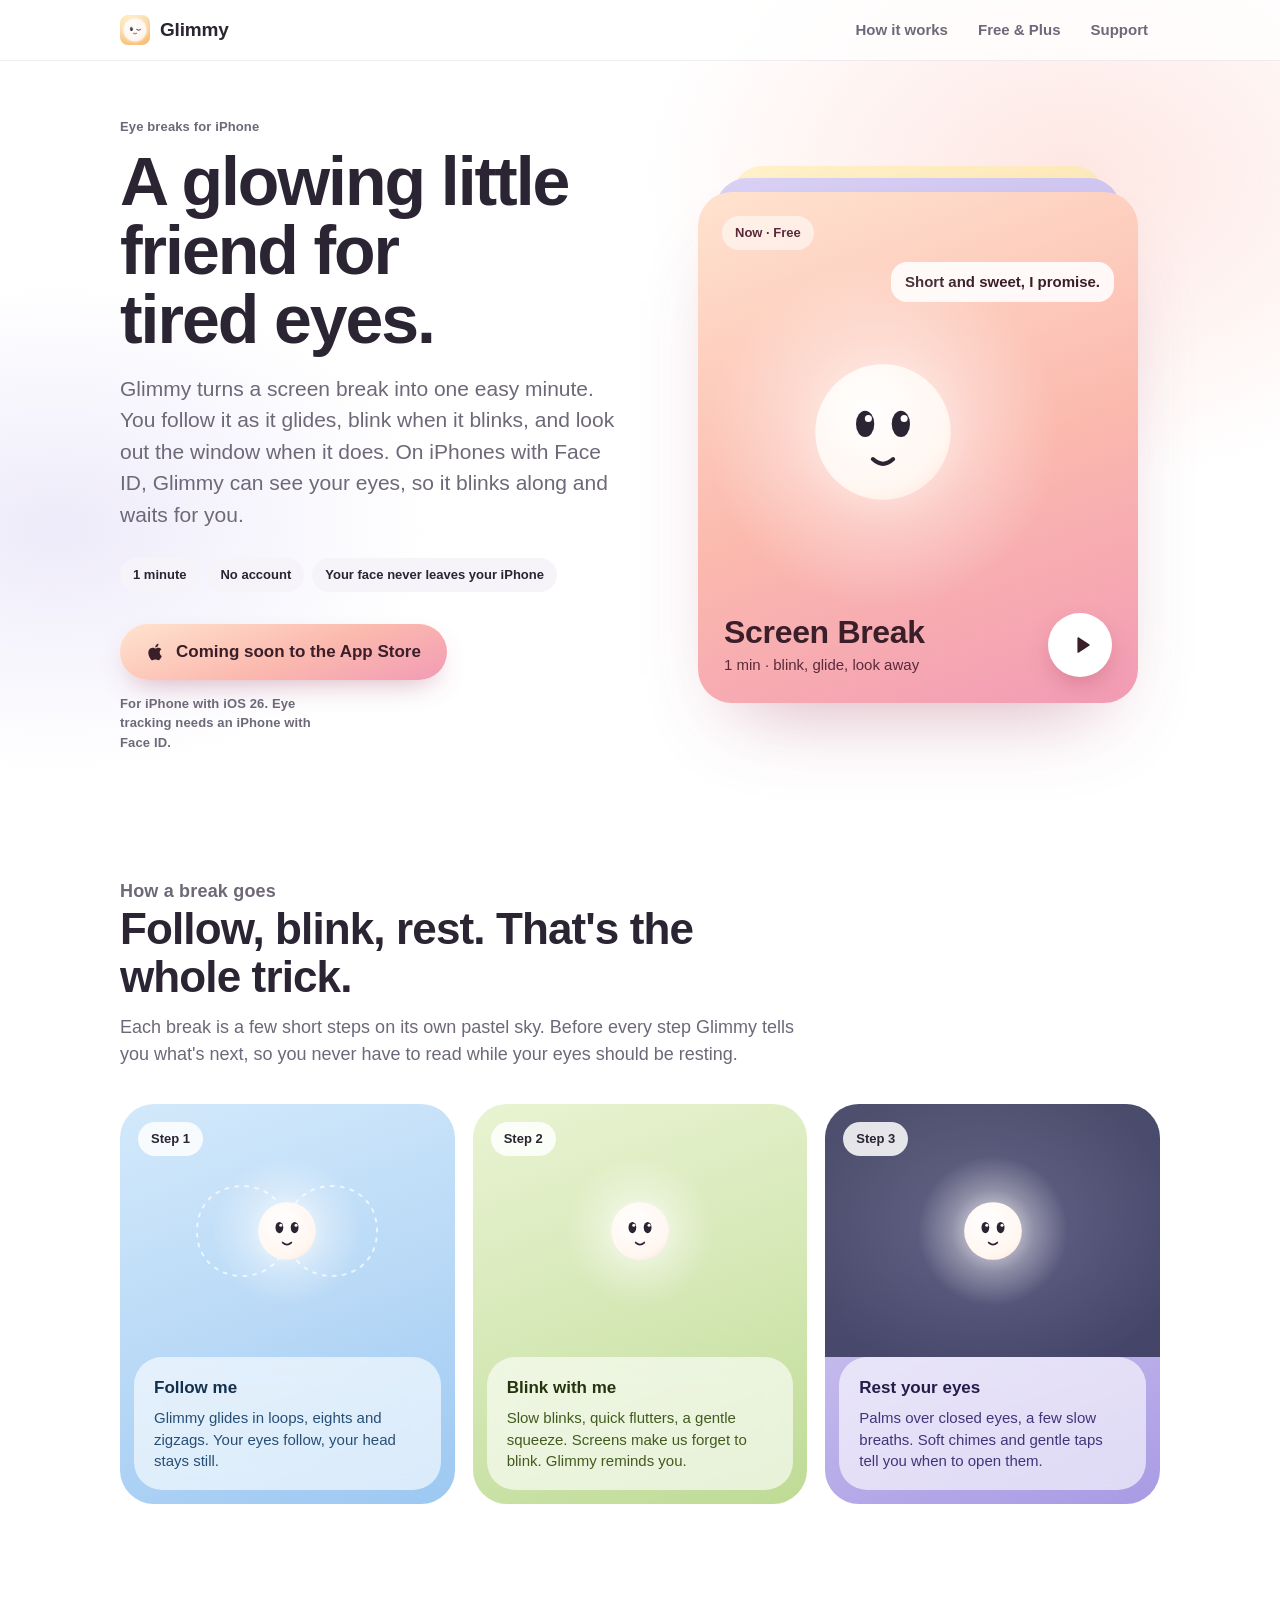
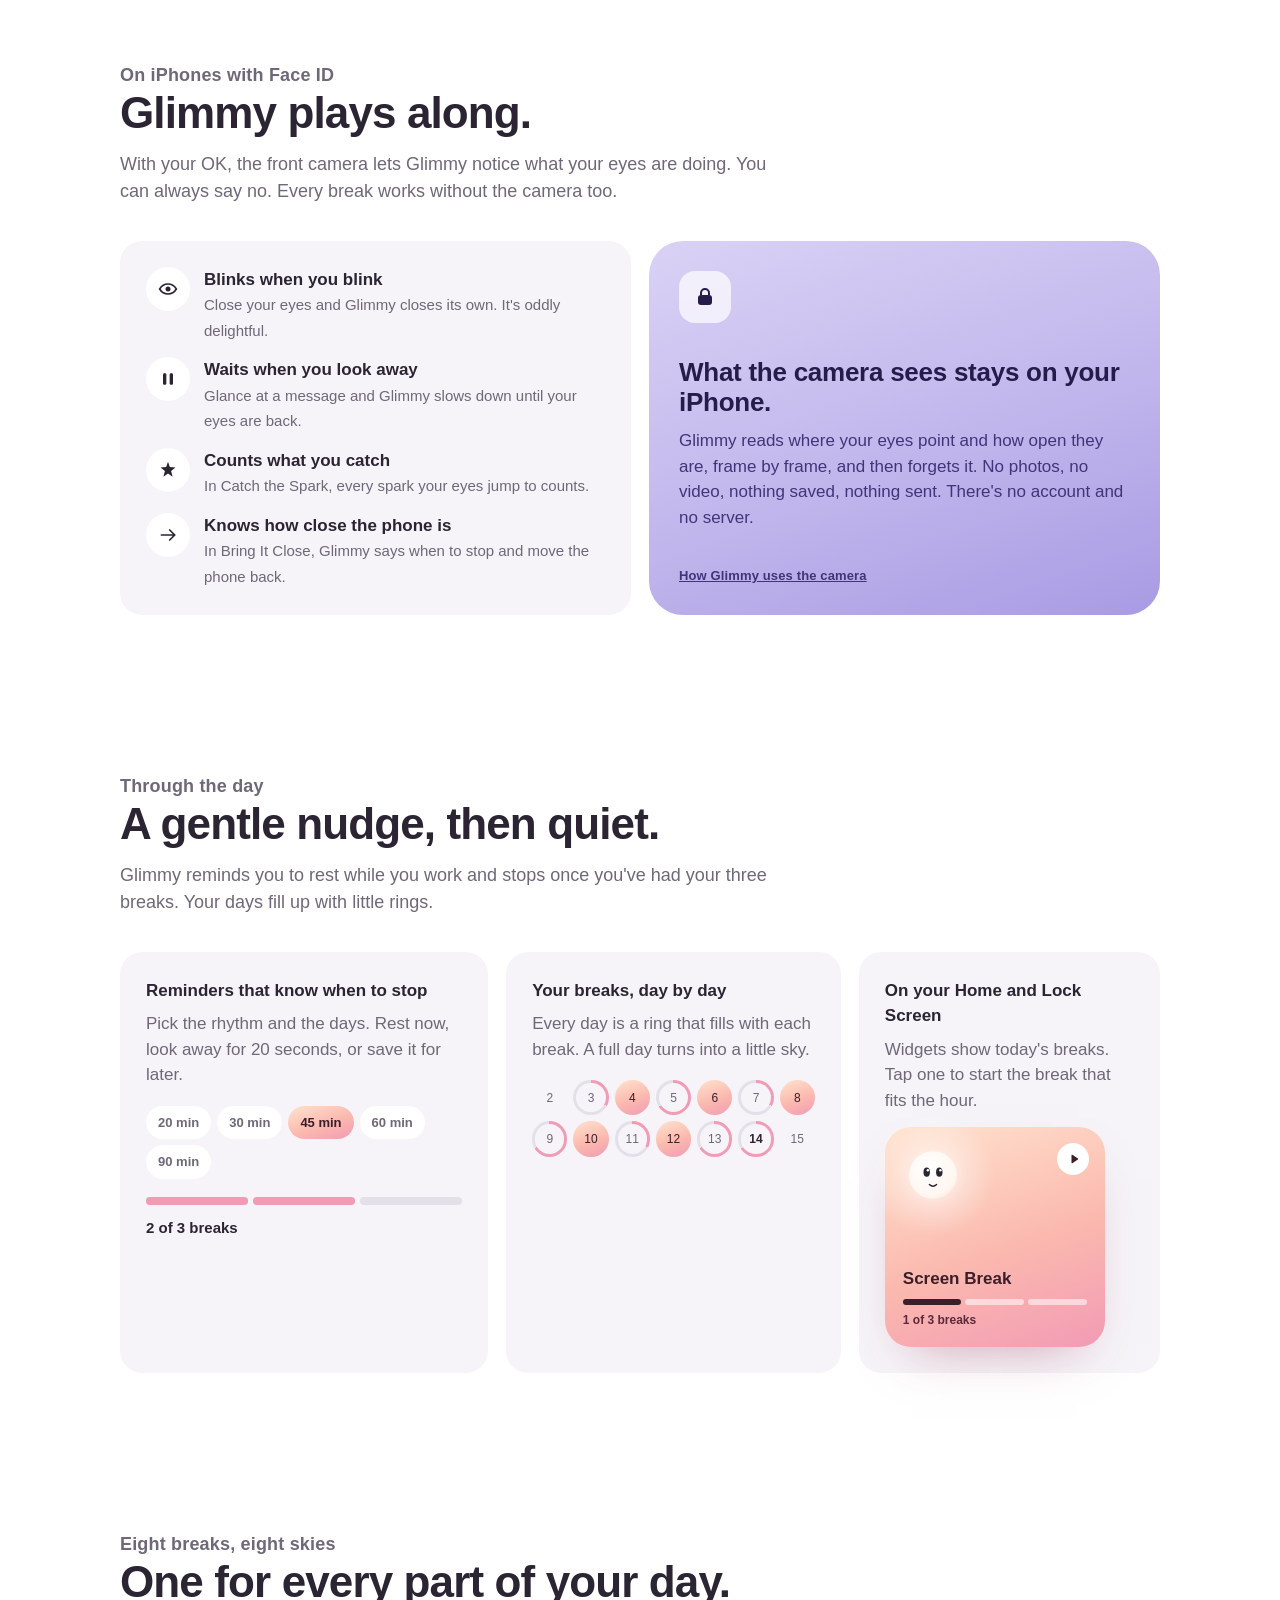
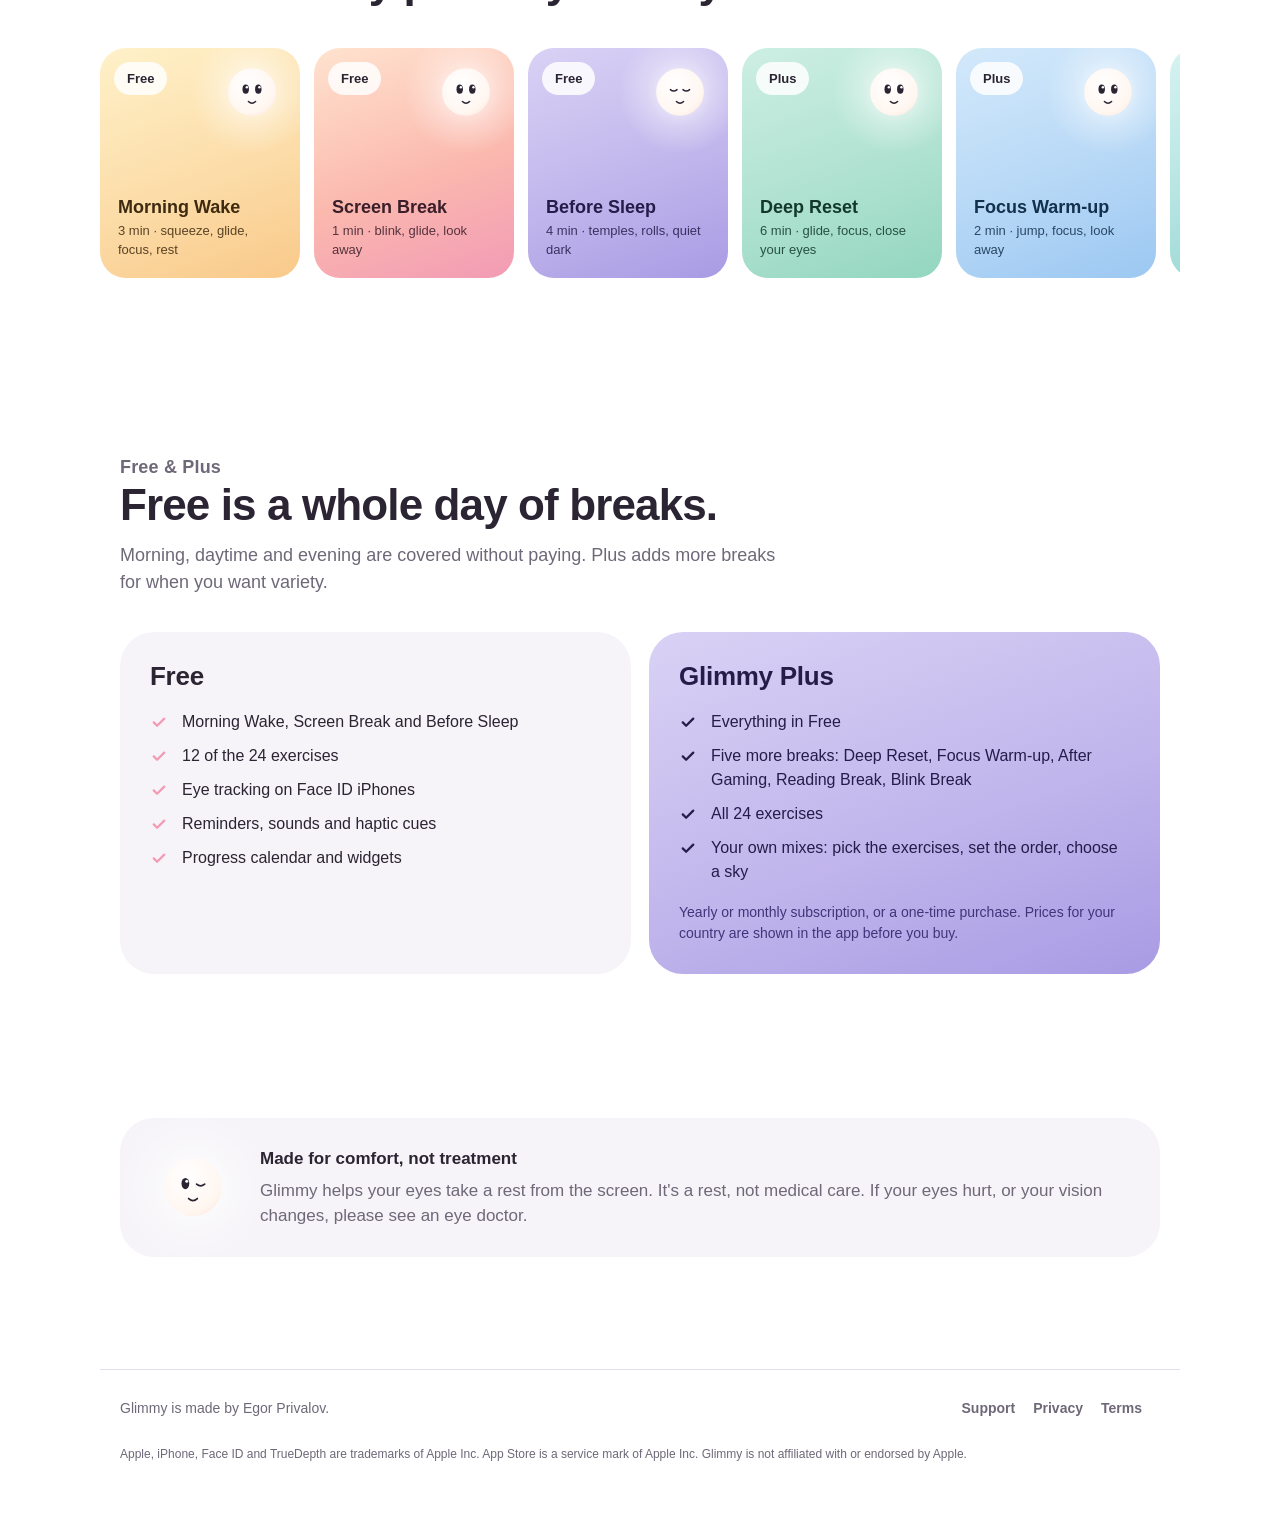
<file: index.html>
<!doctype html>
<html lang="en">
<head>
  <meta charset="utf-8">
  <meta name="viewport" content="width=device-width, initial-scale=1, viewport-fit=cover">
  <title>Glimmy: eye breaks with a glowing friend</title>
  <meta name="description" content="Glimmy is a one-minute eye break for screen days. Follow a glowing little friend, blink with it and look away. On Face ID iPhones it blinks with you and waits when you look away.">
  <meta name="theme-color" content="#FFFFFF">
  <meta property="og:title" content="Glimmy: eye breaks with a glowing friend">
  <meta property="og:description" content="One-minute eye breaks for screen days, with a glowing little friend that blinks with you.">
  <meta property="og:image" content="https://eprivalovdev.github.io/glimmy-ios/og.png">
  <meta property="og:type" content="website">
  <meta name="twitter:card" content="summary_large_image">
  <link rel="icon" type="image/png" href="favicon.png">
  <link rel="apple-touch-icon" href="apple-touch-icon.png">
  <link rel="stylesheet" href="style.css">
</head>
<body>
<a class="skip" href="#main">Skip to content</a>

<header class="nav">
  <div class="wrap">
    <a class="brand" href="./"><img src="icon.png" alt="">Glimmy</a>
    <nav aria-label="Main">
      <ul>
        <li class="hide-sm"><a class="link" href="#how">How it works</a></li>
        <li class="hide-sm"><a class="link" href="#plans">Free &amp; Plus</a></li>
        <li><a class="link" href="support.html">Support</a></li>
      </ul>
    </nav>
  </div>
</header>

<main id="main">

  <section class="hero" aria-labelledby="hero-title">
    <div class="wrap">
      <div>
        <p class="footnote kicker">Eye breaks for iPhone</p>
        <h1 id="hero-title" class="display">A glowing little friend for tired&nbsp;eyes.</h1>
        <p class="lede">Glimmy turns a screen break into one easy minute. You follow it as it glides, blink when it blinks, and look out the window when it does. On iPhones with Face ID, Glimmy can see your eyes, so it blinks along and waits for you.</p>
        <ul class="facts">
          <li class="chip">1 minute</li>
          <li class="chip">No account</li>
          <li class="chip">Your face never leaves your iPhone</li>
        </ul>
        <div class="cta">
          <span class="pill soon" role="note">
            <svg viewBox="0 0 24 24" aria-hidden="true"><path fill="currentColor" d="M16.4 12.6c0-2.5 2-3.7 2.1-3.8-1.2-1.7-3-1.9-3.6-2-1.5-.2-3 .9-3.8.9-.8 0-2-.9-3.3-.8-1.7 0-3.2 1-4.1 2.5-1.8 3-.5 7.5 1.2 10 .8 1.2 1.8 2.6 3.1 2.5 1.3 0 1.7-.8 3.3-.8 1.5 0 1.9.8 3.3.8 1.4 0 2.2-1.2 3-2.4.9-1.4 1.3-2.7 1.3-2.8 0 0-2.5-1-2.5-4.1zM14 5.2c.7-.8 1.1-1.9 1-3-1 0-2.1.7-2.8 1.5-.6.7-1.2 1.8-1 2.9 1.1.1 2.1-.6 2.8-1.4z"/></svg>
            Coming soon to the App&nbsp;Store
          </span>
          <span class="footnote">For iPhone with iOS 26. Eye tracking needs an iPhone with Face&nbsp;ID.</span>
        </div>
      </div>

      <div class="stack" aria-label="A Glimmy break card: Screen Break, 1 minute">
        <div class="back b1"></div>
        <div class="back b2"></div>
        <div class="sky-card">
          <span class="chip badge">Now · Free</span>
          <div class="bubble" data-lines="Short and sweet, I promise.|One minute together?|The screen can wait a bit.|Come glide with me."></div>
          <div class="hero-glimmy" data-glimmy></div>
          <div class="card-text">
            <p class="headline">Screen Break</p>
            <p>1 min · blink, glide, look away</p>
          </div>
          <span class="play" aria-hidden="true"><svg viewBox="0 0 24 24"><path fill="#3A1E2A" d="M7 4.5v15c0 .8.9 1.3 1.6.8l11.3-7.5c.6-.4.6-1.2 0-1.6L8.6 3.7C7.9 3.2 7 3.7 7 4.5z"/></svg></span>
        </div>
      </div>
    </div>
  </section>

  <section id="how" aria-labelledby="how-title">
    <div class="wrap">
      <div class="section-head reveal">
        <p class="footnote kicker">How a break goes</p>
        <h2 id="how-title" class="title">Follow, blink, rest. That's the whole trick.</h2>
        <p>Each break is a few short steps on its own pastel sky. Before every step Glimmy tells you what's next, so you never have to read while your eyes should be resting.</p>
      </div>
      <div class="scenes">
        <article class="scene noon reveal">
          <div class="stage">
            <span class="chip step">Step 1</span>
            <svg class="trail" viewBox="-110 -75 220 150" aria-hidden="true"><path d="M 0 0 C 0 -60, 90 -60, 90 0 C 90 60, 0 60, 0 0 C 0 -60, -90 -60, -90 0 C -90 60, 0 60, 0 0" fill="none" stroke="#fff" stroke-width="2" stroke-dasharray="3 7" stroke-linecap="round"/></svg>
            <div class="mini" data-glimmy></div>
          </div>
          <div class="panel">
            <h3 class="heading">Follow me</h3>
            <p>Glimmy glides in loops, eights and zigzags. Your eyes follow, your head stays still.</p>
          </div>
        </article>
        <article class="scene spring reveal">
          <div class="stage">
            <span class="chip step">Step 2</span>
            <div class="mini" data-glimmy></div>
          </div>
          <div class="panel">
            <h3 class="heading">Blink with me</h3>
            <p>Slow blinks, quick flutters, a gentle squeeze. Screens make us forget to blink. Glimmy reminds you.</p>
          </div>
        </article>
        <article class="scene dusk reveal">
          <div class="stage">
            <div class="night"></div>
            <span class="chip step">Step 3</span>
            <div class="mini" data-glimmy></div>
          </div>
          <div class="panel">
            <h3 class="heading">Rest your eyes</h3>
            <p>Palms over closed eyes, a few slow breaths. Soft chimes and gentle taps tell you when to open them.</p>
          </div>
        </article>
      </div>
    </div>
  </section>

  <section aria-labelledby="plays-title">
    <div class="wrap">
      <div class="section-head reveal">
        <p class="footnote kicker">On iPhones with Face ID</p>
        <h2 id="plays-title" class="title">Glimmy plays along.</h2>
        <p>With your OK, the front camera lets Glimmy notice what your eyes are doing. You can always say no. Every break works without the camera too.</p>
      </div>
      <div class="plays">
        <div class="tile reveal">
          <ul class="points">
            <li><span class="ico"><svg viewBox="0 0 24 24" aria-hidden="true"><path fill="none" stroke="#2A2433" stroke-width="2" stroke-linecap="round" d="M2 12s3.5-6 10-6 10 6 10 6-3.5 6-10 6S2 12 2 12z"/><circle cx="12" cy="12" r="3" fill="#2A2433"/></svg></span>
              <div><strong>Blinks when you blink</strong><span>Close your eyes and Glimmy closes its own. It's oddly delightful.</span></div></li>
            <li><span class="ico"><svg viewBox="0 0 24 24" aria-hidden="true"><rect x="6" y="5" width="4" height="14" rx="1.5" fill="#2A2433"/><rect x="14" y="5" width="4" height="14" rx="1.5" fill="#2A2433"/></svg></span>
              <div><strong>Waits when you look away</strong><span>Glance at a message and Glimmy slows down until your eyes are back.</span></div></li>
            <li><span class="ico"><svg viewBox="0 0 24 24" aria-hidden="true"><path fill="#2A2433" d="M12 2l2.2 6.3L21 9l-5.3 4.1L17.5 20 12 16.3 6.5 20l1.8-6.9L3 9l6.8-.7z"/></svg></span>
              <div><strong>Counts what you catch</strong><span>In Catch the Spark, every spark your eyes jump to counts.</span></div></li>
            <li><span class="ico"><svg viewBox="0 0 24 24" aria-hidden="true"><path fill="none" stroke="#2A2433" stroke-width="2" stroke-linecap="round" d="M4 12h16M14 6l6 6-6 6"/></svg></span>
              <div><strong>Knows how close the phone is</strong><span>In Bring It Close, Glimmy says when to stop and move the phone back.</span></div></li>
          </ul>
        </div>
        <div class="privacy-card reveal">
          <div class="lock"><svg viewBox="0 0 24 24" width="24" height="24" aria-hidden="true"><rect x="5" y="10" width="14" height="10" rx="3" fill="#251C4A"/><path d="M8 10V8a4 4 0 018 0v2" fill="none" stroke="#251C4A" stroke-width="2"/></svg></div>
          <div>
            <h3 class="headline">What the camera sees stays on your iPhone.</h3>
            <p>Glimmy reads where your eyes point and how open they are, frame by frame, and then forgets it. No photos, no video, nothing saved, nothing sent. There's no account and no server.</p>
          </div>
          <a class="footnote" href="privacy.html#camera" style="color:#41357A">How Glimmy uses the camera</a>
        </div>
      </div>
    </div>
  </section>

  <section aria-labelledby="day-title">
    <div class="wrap">
      <div class="section-head reveal">
        <p class="footnote kicker">Through the day</p>
        <h2 id="day-title" class="title">A gentle nudge, then quiet.</h2>
        <p>Glimmy reminds you to rest while you work and stops once you've had your three breaks. Your days fill up with little rings.</p>
      </div>
      <div class="day">
        <div class="tile reveal">
          <h3 class="heading">Reminders that know when to stop</h3>
          <p>Pick the rhythm and the days. Rest now, look away for 20 seconds, or save it for later.</p>
          <div class="rhythm" aria-hidden="true"><span>20 min</span><span>30 min</span><span class="sel">45 min</span><span>60 min</span><span>90 min</span></div>
          <div class="bars" aria-hidden="true"><i class="on"></i><i class="on"></i><i></i></div>
          <span class="subhead" style="color:var(--ink);font-weight:600">2 of 3 breaks</span>
        </div>
        <div class="tile reveal">
          <h3 class="heading">Your breaks, day by day</h3>
          <p>Every day is a ring that fills with each break. A full day turns into a little sky.</p>
          <div class="cal" aria-hidden="true">
            <b class="none"><span>2</span></b><b style="--p:33"><span>3</span></b><b class="full"><span>4</span></b><b style="--p:66"><span>5</span></b><b class="full"><span>6</span></b><b style="--p:33"><span>7</span></b><b class="full"><span>8</span></b>
            <b style="--p:66"><span>9</span></b><b class="full"><span>10</span></b><b style="--p:33"><span>11</span></b><b class="full"><span>12</span></b><b style="--p:66"><span>13</span></b><b class="today" style="--p:66"><span>14</span></b><b class="none"><span>15</span></b>
          </div>
        </div>
        <div class="tile widget-tile reveal">
          <div>
            <h3 class="heading">On your Home and Lock Screen</h3>
            <p>Widgets show today's breaks. Tap one to start the break that fits the hour.</p>
          </div>
          <div class="mini-widget" aria-hidden="true">
            <div class="g" data-glimmy></div>
            <span class="pd"><svg viewBox="0 0 24 24"><path fill="#3A1E2A" d="M7 4.5v15c0 .8.9 1.3 1.6.8l11.3-7.5c.6-.4.6-1.2 0-1.6L8.6 3.7C7.9 3.2 7 3.7 7 4.5z"/></svg></span>
            <strong>Screen Break</strong>
            <div class="wbars"><i class="on"></i><i></i><i></i></div>
            <small>1 of 3 breaks</small>
          </div>
        </div>
      </div>
    </div>
  </section>

  <section aria-labelledby="prog-title">
    <div class="wrap">
      <div class="section-head reveal">
        <p class="footnote kicker">Eight breaks, eight skies</p>
        <h2 id="prog-title" class="title">One for every part of your day.</h2>
      </div>
      <div class="programs reveal" role="list">
        <div class="prog" role="listitem" style="background:var(--sunrise);color:#3E2A10"><span class="chip">Free</span><div class="g" data-glimmy></div><p class="heading">Morning Wake</p><small>3 min · squeeze, glide, focus, rest</small></div>
        <div class="prog" role="listitem" style="background:var(--dawn);color:#3A1E2A"><span class="chip">Free</span><div class="g" data-glimmy></div><p class="heading">Screen Break</p><small>1 min · blink, glide, look away</small></div>
        <div class="prog" role="listitem" style="background:var(--dusk);color:#251C4A"><span class="chip">Free</span><div class="g" data-glimmy="sleepy"></div><p class="heading">Before Sleep</p><small>4 min · temples, rolls, quiet dark</small></div>
        <div class="prog" role="listitem" style="background:var(--meadow);color:#12382C"><span class="chip">Plus</span><div class="g" data-glimmy></div><p class="heading">Deep Reset</p><small>6 min · glide, focus, close your eyes</small></div>
        <div class="prog" role="listitem" style="background:var(--noon);color:#13304D"><span class="chip">Plus</span><div class="g" data-glimmy></div><p class="heading">Focus Warm-up</p><small>2 min · jump, focus, look away</small></div>
        <div class="prog" role="listitem" style="background:var(--lagoon);color:#0F3936"><span class="chip">Plus</span><div class="g" data-glimmy="wink"></div><p class="heading">After Gaming</p><small>3 min · blink, spiral, soft gaze</small></div>
        <div class="prog" role="listitem" style="background:var(--blossom);color:#3E1729"><span class="chip">Plus</span><div class="g" data-glimmy></div><p class="heading">Reading Break</p><small>2 min · zigzag, near, far</small></div>
        <div class="prog" role="listitem" style="background:var(--spring);color:#26340F"><span class="chip">Plus</span><div class="g" data-glimmy></div><p class="heading">Blink Break</p><small>1 min · slow, flutter, burst, squeeze</small></div>
      </div>
    </div>
  </section>

  <section id="plans" aria-labelledby="plans-title">
    <div class="wrap">
      <div class="section-head reveal">
        <p class="footnote kicker">Free &amp; Plus</p>
        <h2 id="plans-title" class="title">Free is a whole day of breaks.</h2>
        <p>Morning, daytime and evening are covered without paying. Plus adds more breaks for when you want variety.</p>
      </div>
      <div class="plans">
        <div class="plan free reveal">
          <h3 class="headline">Free</h3>
          <ul>
            <li><svg viewBox="0 0 24 24" aria-hidden="true"><path fill="none" stroke="#F29BB5" stroke-width="3" stroke-linecap="round" stroke-linejoin="round" d="M5 12.5l4.5 4.5L19 7.5"/></svg>Morning Wake, Screen Break and Before Sleep</li>
            <li><svg viewBox="0 0 24 24" aria-hidden="true"><path fill="none" stroke="#F29BB5" stroke-width="3" stroke-linecap="round" stroke-linejoin="round" d="M5 12.5l4.5 4.5L19 7.5"/></svg>12 of the 24 exercises</li>
            <li><svg viewBox="0 0 24 24" aria-hidden="true"><path fill="none" stroke="#F29BB5" stroke-width="3" stroke-linecap="round" stroke-linejoin="round" d="M5 12.5l4.5 4.5L19 7.5"/></svg>Eye tracking on Face ID iPhones</li>
            <li><svg viewBox="0 0 24 24" aria-hidden="true"><path fill="none" stroke="#F29BB5" stroke-width="3" stroke-linecap="round" stroke-linejoin="round" d="M5 12.5l4.5 4.5L19 7.5"/></svg>Reminders, sounds and haptic cues</li>
            <li><svg viewBox="0 0 24 24" aria-hidden="true"><path fill="none" stroke="#F29BB5" stroke-width="3" stroke-linecap="round" stroke-linejoin="round" d="M5 12.5l4.5 4.5L19 7.5"/></svg>Progress calendar and widgets</li>
          </ul>
        </div>
        <div class="plan plus reveal">
          <h3 class="headline">Glimmy Plus</h3>
          <ul>
            <li><svg viewBox="0 0 24 24" aria-hidden="true"><path fill="none" stroke="#251C4A" stroke-width="3" stroke-linecap="round" stroke-linejoin="round" d="M5 12.5l4.5 4.5L19 7.5"/></svg>Everything in Free</li>
            <li><svg viewBox="0 0 24 24" aria-hidden="true"><path fill="none" stroke="#251C4A" stroke-width="3" stroke-linecap="round" stroke-linejoin="round" d="M5 12.5l4.5 4.5L19 7.5"/></svg>Five more breaks: Deep Reset, Focus Warm-up, After Gaming, Reading Break, Blink Break</li>
            <li><svg viewBox="0 0 24 24" aria-hidden="true"><path fill="none" stroke="#251C4A" stroke-width="3" stroke-linecap="round" stroke-linejoin="round" d="M5 12.5l4.5 4.5L19 7.5"/></svg>All 24 exercises</li>
            <li><svg viewBox="0 0 24 24" aria-hidden="true"><path fill="none" stroke="#251C4A" stroke-width="3" stroke-linecap="round" stroke-linejoin="round" d="M5 12.5l4.5 4.5L19 7.5"/></svg>Your own mixes: pick the exercises, set the order, choose a sky</li>
          </ul>
          <p class="note">Yearly or monthly subscription, or a one-time purchase. Prices for your country are shown in the app before you buy.</p>
        </div>
      </div>
    </div>
  </section>

  <section aria-label="A note on comfort">
    <div class="wrap">
      <div class="gentle reveal">
        <div class="g" data-glimmy="wink"></div>
        <div>
          <h2 class="heading">Made for comfort, not treatment</h2>
          <p>Glimmy helps your eyes take a rest from the screen. It's a rest, not medical care. If your eyes hurt, or your vision changes, please see an eye doctor.</p>
        </div>
      </div>
    </div>
  </section>

</main>

<footer>
  <div class="wrap">
    <span>Glimmy is made by Egor Privalov.</span>
    <nav aria-label="Footer"><a href="support.html">Support</a><a href="privacy.html">Privacy</a><a href="terms.html">Terms</a></nav>
    <p class="tm">Apple, iPhone, Face ID and TrueDepth are trademarks of Apple Inc. App Store is a service mark of Apple Inc. Glimmy is not affiliated with or endorsed by Apple.</p>
  </div>
</footer>

<script src="site.js"></script>
</body>
</html>
</file>
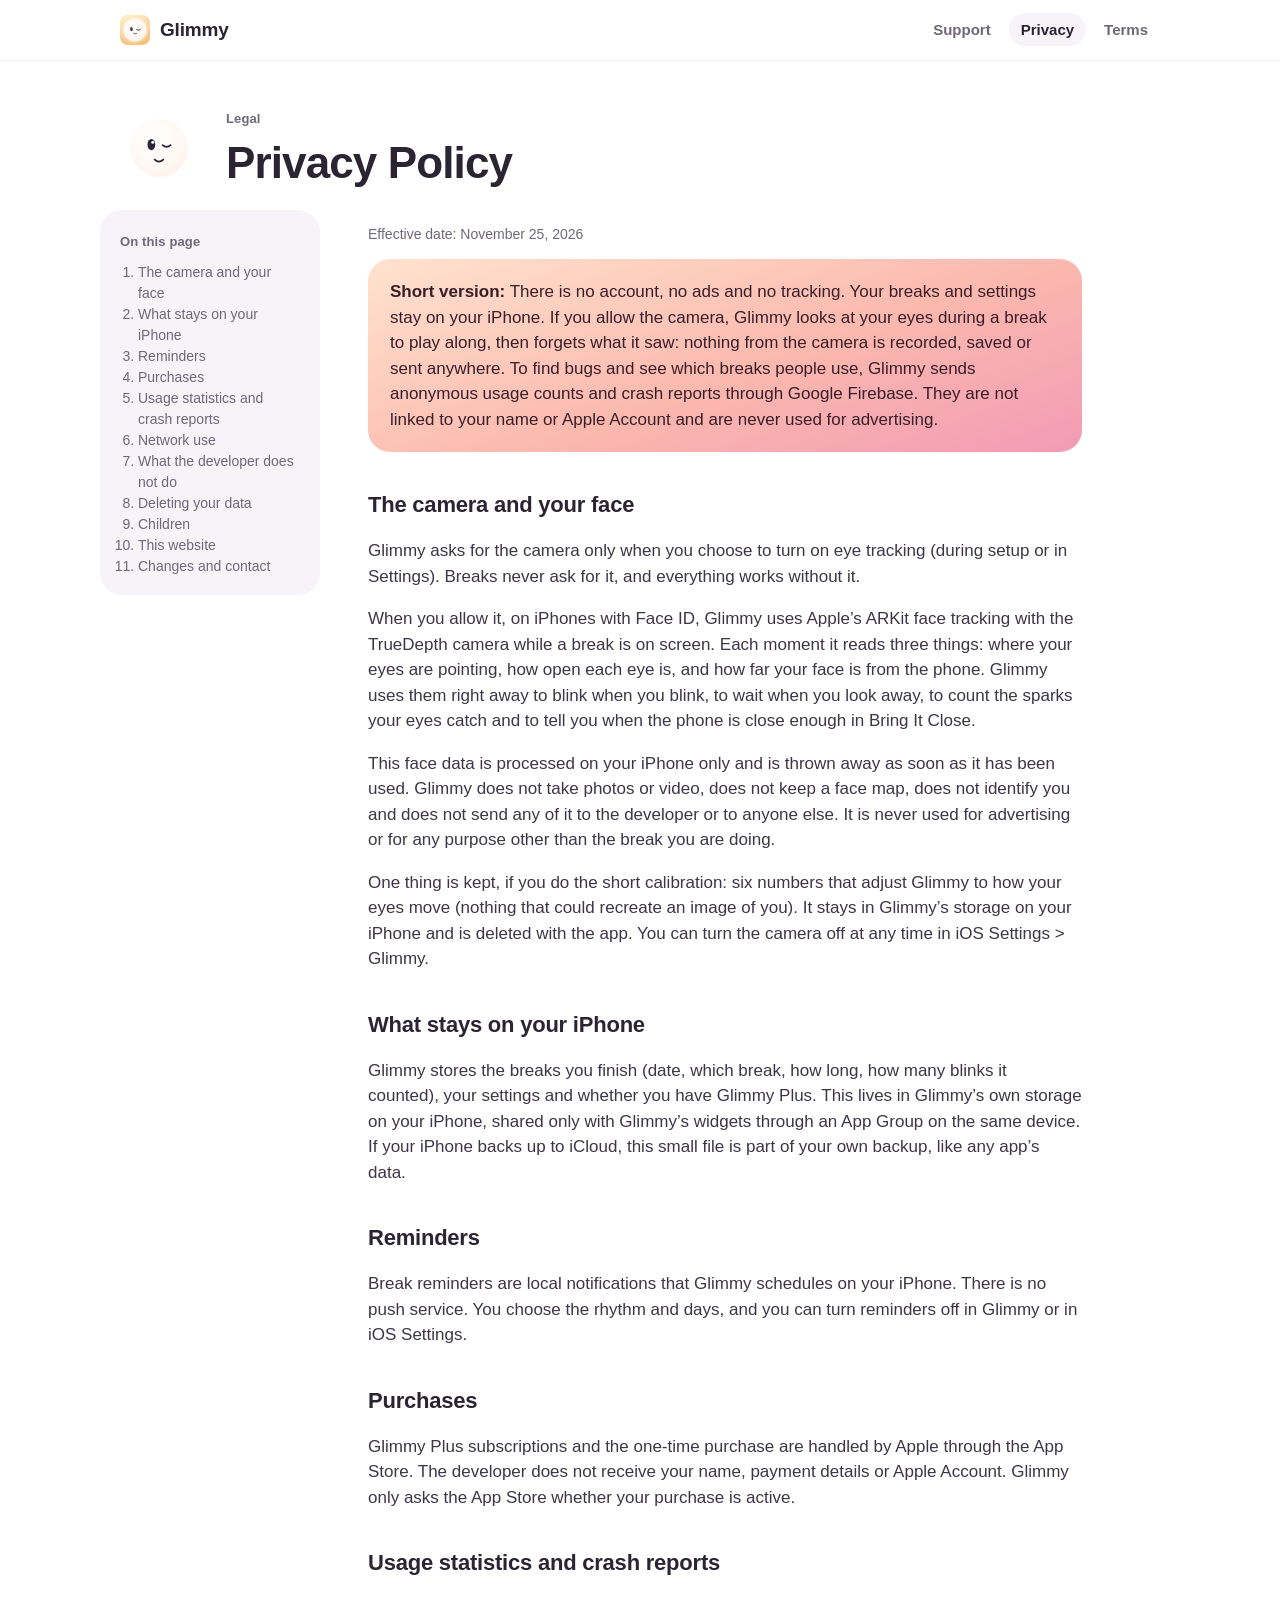
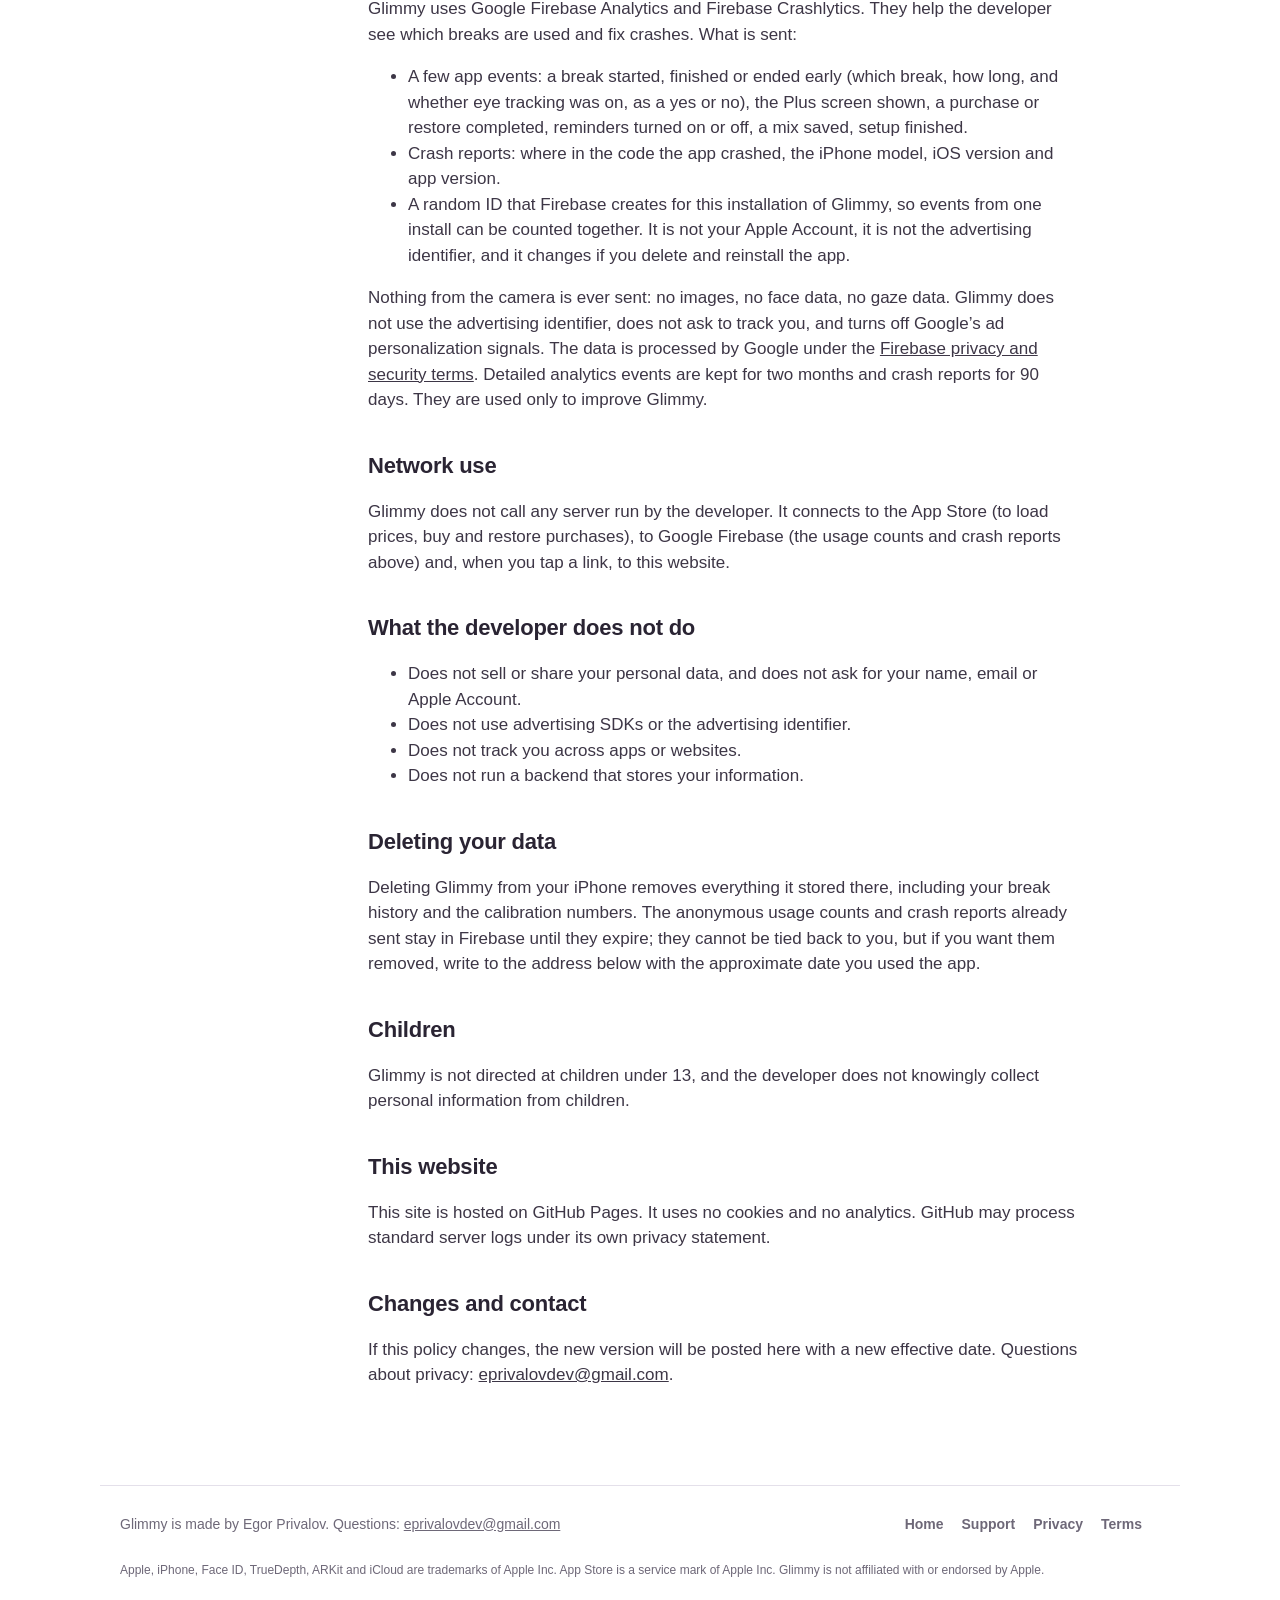
<file: privacy.html>
<!doctype html>
<html lang="en">
<head>
  <meta charset="utf-8">
  <meta name="viewport" content="width=device-width, initial-scale=1, viewport-fit=cover">
  <title>Glimmy Privacy Policy</title>
  <meta name="description" content="Eye tracking happens on your iPhone and nothing from the camera is saved or sent. Anonymous usage counts and crash reports only.">
  <meta name="theme-color" content="#FFFFFF">
  <link rel="icon" type="image/png" href="favicon.png">
  <link rel="apple-touch-icon" href="apple-touch-icon.png">
  <link rel="stylesheet" href="style.css">
</head>
<body>
<a class="skip" href="#main">Skip to content</a>
<header class="nav">
  <div class="wrap">
    <a class="brand" href="./"><img src="icon.png" alt="">Glimmy</a>
    <nav aria-label="Main">
      <ul>
        <li><a class="link" href="support.html">Support</a></li>
        <li><a class="link" href="privacy.html" aria-current="page">Privacy</a></li>
        <li><a class="link" href="terms.html">Terms</a></li>
      </ul>
    </nav>
  </div>
</header>
<main id="main">
  <section class="doc-hero" style="padding-bottom:0">
    <div class="wrap">
      <div class="g" data-glimmy="wink"></div>
      <div>
        <p class="footnote kicker">Legal</p>
        <h1 class="title">Privacy Policy</h1>
      </div>
    </div>
  </section>
  <div class="wrap doc">
    <nav class="toc" aria-label="On this page"><span class="footnote">On this page</span><ol><li><a href="#camera">The camera and your face</a></li><li><a href="#device">What stays on your iPhone</a></li><li><a href="#reminders">Reminders</a></li><li><a href="#purchases">Purchases</a></li><li><a href="#stats">Usage statistics and crash reports</a></li><li><a href="#network">Network use</a></li><li><a href="#not">What the developer does not do</a></li><li><a href="#delete">Deleting your data</a></li><li><a href="#children">Children</a></li><li><a href="#site">This website</a></li><li><a href="#changes">Changes and contact</a></li></ol></nav>
    <article class="prose">
      <p class="meta">Effective date: November 25, 2026</p>
      <div class="short" id="short"><p><strong>Short version:</strong> There is no account, no ads and no tracking. Your breaks and settings stay on your iPhone. If you allow the camera, Glimmy looks at your eyes during a break to play along, then forgets what it saw: nothing from the camera is recorded, saved or sent anywhere. To find bugs and see which breaks people use, Glimmy sends anonymous usage counts and crash reports through Google Firebase. They are not linked to your name or Apple Account and are never used for advertising.</p></div>

      <h2 id="camera">The camera and your face</h2>
      <p>Glimmy asks for the camera only when you choose to turn on eye tracking (during setup or in Settings). Breaks never ask for it, and everything works without it.</p>
      <p>When you allow it, on iPhones with Face ID, Glimmy uses Apple&rsquo;s ARKit face tracking with the TrueDepth camera while a break is on screen. Each moment it reads three things: where your eyes are pointing, how open each eye is, and how far your face is from the phone. Glimmy uses them right away to blink when you blink, to wait when you look away, to count the sparks your eyes catch and to tell you when the phone is close enough in Bring It Close.</p>
      <p>This face data is processed on your iPhone only and is thrown away as soon as it has been used. Glimmy does not take photos or video, does not keep a face map, does not identify you and does not send any of it to the developer or to anyone else. It is never used for advertising or for any purpose other than the break you are doing.</p>
      <p>One thing is kept, if you do the short calibration: six numbers that adjust Glimmy to how your eyes move (nothing that could recreate an image of you). It stays in Glimmy&rsquo;s storage on your iPhone and is deleted with the app. You can turn the camera off at any time in iOS Settings &gt; Glimmy.</p>

      <h2 id="device">What stays on your iPhone</h2>
      <p>Glimmy stores the breaks you finish (date, which break, how long, how many blinks it counted), your settings and whether you have Glimmy Plus. This lives in Glimmy&rsquo;s own storage on your iPhone, shared only with Glimmy&rsquo;s widgets through an App Group on the same device. If your iPhone backs up to iCloud, this small file is part of your own backup, like any app&rsquo;s data.</p>

      <h2 id="reminders">Reminders</h2>
      <p>Break reminders are local notifications that Glimmy schedules on your iPhone. There is no push service. You choose the rhythm and days, and you can turn reminders off in Glimmy or in iOS Settings.</p>

      <h2 id="purchases">Purchases</h2>
      <p>Glimmy Plus subscriptions and the one-time purchase are handled by Apple through the App Store. The developer does not receive your name, payment details or Apple Account. Glimmy only asks the App Store whether your purchase is active.</p>

      <h2 id="stats">Usage statistics and crash reports</h2>
      <p>Glimmy uses Google Firebase Analytics and Firebase Crashlytics. They help the developer see which breaks are used and fix crashes. What is sent:</p>
      <ul>
        <li>A few app events: a break started, finished or ended early (which break, how long, and whether eye tracking was on, as a yes or no), the Plus screen shown, a purchase or restore completed, reminders turned on or off, a mix saved, setup finished.</li>
        <li>Crash reports: where in the code the app crashed, the iPhone model, iOS version and app version.</li>
        <li>A random ID that Firebase creates for this installation of Glimmy, so events from one install can be counted together. It is not your Apple Account, it is not the advertising identifier, and it changes if you delete and reinstall the app.</li>
      </ul>
      <p>Nothing from the camera is ever sent: no images, no face data, no gaze data. Glimmy does not use the advertising identifier, does not ask to track you, and turns off Google&rsquo;s ad personalization signals. The data is processed by Google under the <a href="https://firebase.google.com/support/privacy">Firebase privacy and security terms</a>. Detailed analytics events are kept for two months and crash reports for 90 days. They are used only to improve Glimmy.</p>

      <h2 id="network">Network use</h2>
      <p>Glimmy does not call any server run by the developer. It connects to the App Store (to load prices, buy and restore purchases), to Google Firebase (the usage counts and crash reports above) and, when you tap a link, to this website.</p>

      <h2 id="not">What the developer does not do</h2>
      <ul>
        <li>Does not sell or share your personal data, and does not ask for your name, email or Apple Account.</li>
        <li>Does not use advertising SDKs or the advertising identifier.</li>
        <li>Does not track you across apps or websites.</li>
        <li>Does not run a backend that stores your information.</li>
      </ul>

      <h2 id="delete">Deleting your data</h2>
      <p>Deleting Glimmy from your iPhone removes everything it stored there, including your break history and the calibration numbers. The anonymous usage counts and crash reports already sent stay in Firebase until they expire; they cannot be tied back to you, but if you want them removed, write to the address below with the approximate date you used the app.</p>

      <h2 id="children">Children</h2>
      <p>Glimmy is not directed at children under 13, and the developer does not knowingly collect personal information from children.</p>

      <h2 id="site">This website</h2>
      <p>This site is hosted on GitHub Pages. It uses no cookies and no analytics. GitHub may process standard server logs under its own privacy statement.</p>

      <h2 id="changes">Changes and contact</h2>
      <p>If this policy changes, the new version will be posted here with a new effective date. Questions about privacy: <a href="mailto:eprivalovdev@gmail.com">eprivalovdev@gmail.com</a>.</p>
    </article>
  </div>
</main>
<footer>
  <div class="wrap">
    <span>Glimmy is made by Egor Privalov. Questions: <a href="mailto:eprivalovdev@gmail.com">eprivalovdev@gmail.com</a></span>
    <nav aria-label="Footer"><a href="./">Home</a><a href="support.html">Support</a><a href="privacy.html">Privacy</a><a href="terms.html">Terms</a></nav>
    <p class="tm">Apple, iPhone, Face ID, TrueDepth, ARKit and iCloud are trademarks of Apple Inc. App Store is a service mark of Apple Inc. Glimmy is not affiliated with or endorsed by Apple.</p>
  </div>
</footer>
<script src="site.js"></script>
</body>
</html>
</file>
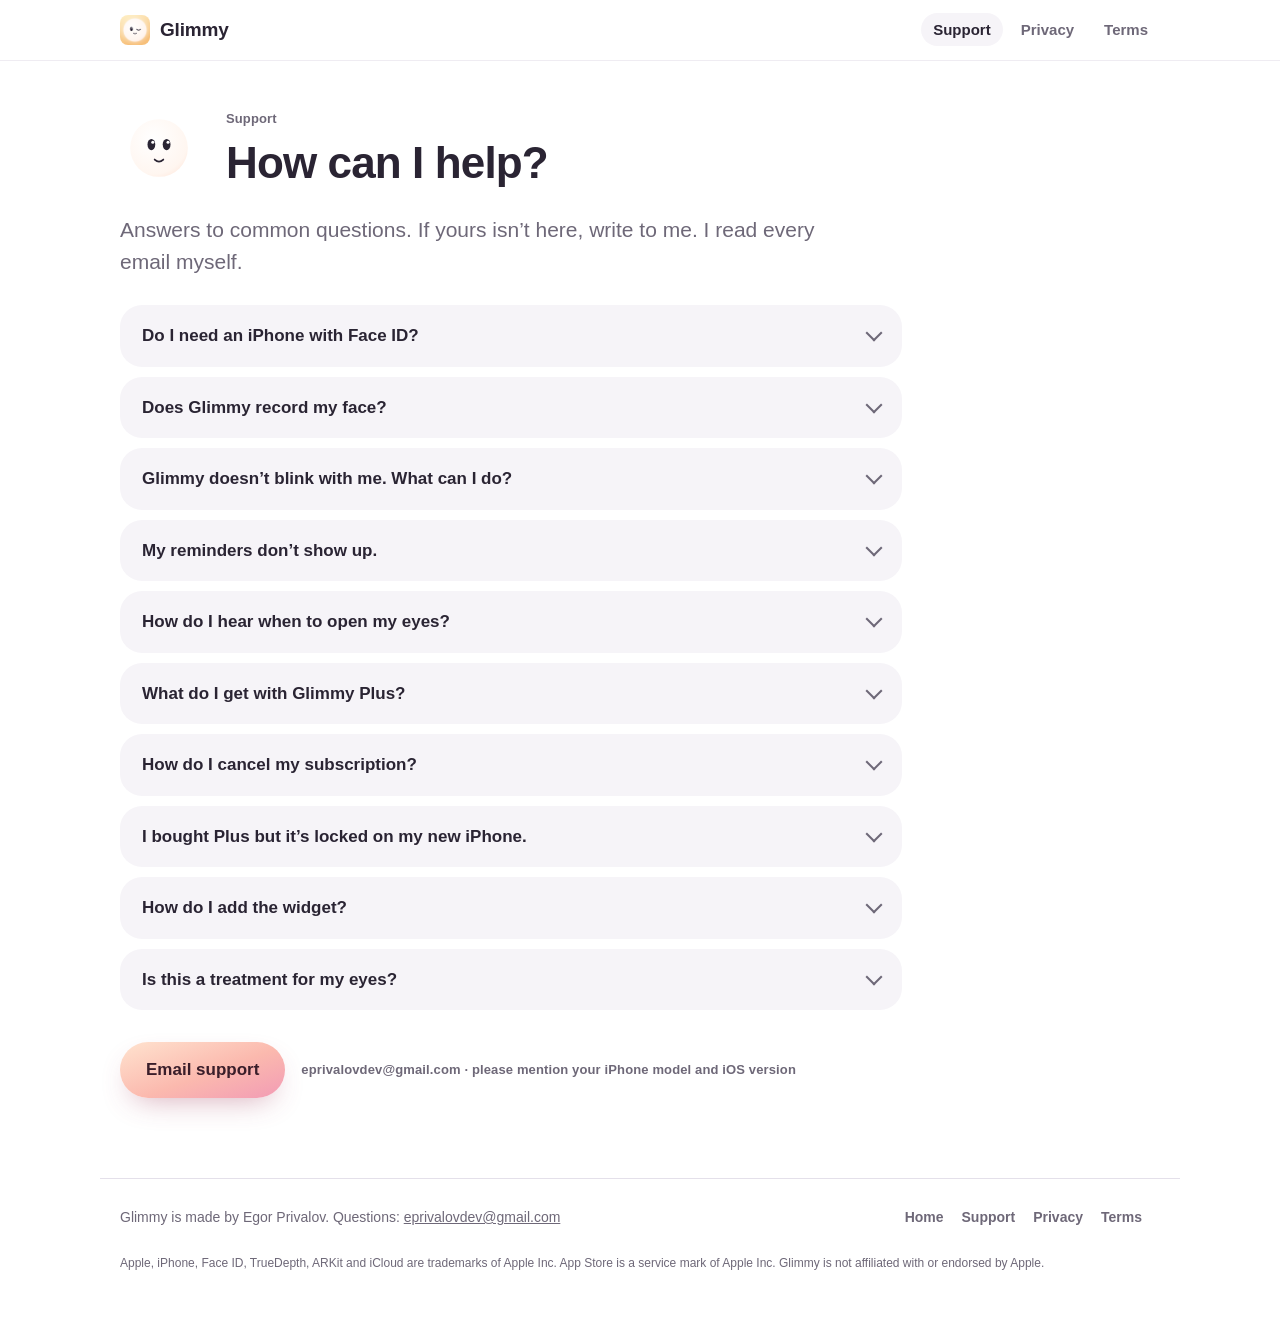
<file: support.html>
<!doctype html>
<html lang="en">
<head>
  <meta charset="utf-8">
  <meta name="viewport" content="width=device-width, initial-scale=1, viewport-fit=cover">
  <title>Glimmy Support</title>
  <meta name="description" content="Help with Glimmy: eye tracking, reminders, Glimmy Plus and widgets.">
  <meta name="theme-color" content="#FFFFFF">
  <link rel="icon" type="image/png" href="favicon.png">
  <link rel="apple-touch-icon" href="apple-touch-icon.png">
  <link rel="stylesheet" href="style.css">
</head>
<body>
<a class="skip" href="#main">Skip to content</a>
<header class="nav">
  <div class="wrap">
    <a class="brand" href="./"><img src="icon.png" alt="">Glimmy</a>
    <nav aria-label="Main">
      <ul>
        <li><a class="link" href="support.html" aria-current="page">Support</a></li>
        <li><a class="link" href="privacy.html">Privacy</a></li>
        <li><a class="link" href="terms.html">Terms</a></li>
      </ul>
    </nav>
  </div>
</header>
<main id="main">
  <section class="doc-hero" style="padding-bottom:0">
    <div class="wrap">
      <div class="g" data-glimmy=""></div>
      <div>
        <p class="footnote kicker">Support</p>
        <h1 class="title">How can I help?</h1>
      </div>
    </div>
  </section>
  <div class="wrap" style="padding-top:28px;padding-bottom:40px">
    <p class="lede" style="margin-top:0">Answers to common questions. If yours isn&rsquo;t here, write to me. I read every email myself.</p>
    <div class="faq" style="margin-top:28px">
      <details><summary>Do I need an iPhone with Face ID?</summary><p>No. Every break works on any iPhone with iOS 26. Face ID iPhones add the playful part: Glimmy blinks with you, waits when you look away and counts the sparks you catch.</p></details>
      <details><summary>Does Glimmy record my face?</summary><p>No. With your OK, Glimmy reads where your eyes point and how open they are while a break is on screen, uses it on the spot and forgets it. No photos, no video, nothing saved or sent. <a href="privacy.html#camera">More about the camera</a>.</p></details>
      <details><summary>Glimmy doesn&rsquo;t blink with me. What can I do?</summary><p>Check that the camera is allowed in iOS Settings &gt; Glimmy, hold the phone at a comfortable reading distance with your face in good light, and run Calibrate my eyes in Glimmy&rsquo;s Settings. Glasses that reflect a lot of light can make tracking less sure.</p></details>
      <details><summary>My reminders don&rsquo;t show up.</summary><p>Make sure Break reminders is on in Glimmy&rsquo;s Settings and notifications are allowed in iOS Settings &gt; Glimmy. Focus modes can hold reminders back; you can let Glimmy through in the Focus settings. Glimmy also goes quiet once you have done your three breaks for the day.</p></details>
      <details><summary>How do I hear when to open my eyes?</summary><p>Soft chimes and gentle taps mark every moment you need to act. Sounds stay quiet when your iPhone is on silent, but the taps still come. You can switch either off in Settings &gt; Break cues.</p></details>
      <details><summary>What do I get with Glimmy Plus?</summary><p>Five more breaks (Deep Reset, Focus Warm-up, After Gaming, Reading Break and Blink Break), all 24 exercises and your own mixes. Everything else, including eye tracking, reminders, progress and widgets, is free.</p></details>
      <details><summary>How do I cancel my subscription?</summary><p>In iOS Settings &gt; your name &gt; Subscriptions &gt; Glimmy Plus. Plus stays on until the end of the period you paid for.</p></details>
      <details><summary>I bought Plus but it&rsquo;s locked on my new iPhone.</summary><p>Open Settings in Glimmy and tap Restore purchases while signed in with the same Apple Account.</p></details>
      <details><summary>How do I add the widget?</summary><p>Touch and hold your Home Screen, tap Edit, then Add Widget, and pick Glimmy. For the Lock Screen, touch and hold it, tap Customize, then the widget area.</p></details>
      <details><summary>Is this a treatment for my eyes?</summary><p>No. Glimmy is for comfort: short breaks from the screen. If your eyes hurt or your vision changes, please see an eye doctor.</p></details>
    </div>
    <div class="contact">
      <a class="pill" href="mailto:eprivalovdev@gmail.com?subject=Glimmy">Email support</a>
      <span class="footnote">eprivalovdev@gmail.com · please mention your iPhone model and iOS version</span>
    </div>
  </div>
</main>
<footer>
  <div class="wrap">
    <span>Glimmy is made by Egor Privalov. Questions: <a href="mailto:eprivalovdev@gmail.com">eprivalovdev@gmail.com</a></span>
    <nav aria-label="Footer"><a href="./">Home</a><a href="support.html">Support</a><a href="privacy.html">Privacy</a><a href="terms.html">Terms</a></nav>
    <p class="tm">Apple, iPhone, Face ID, TrueDepth, ARKit and iCloud are trademarks of Apple Inc. App Store is a service mark of Apple Inc. Glimmy is not affiliated with or endorsed by Apple.</p>
  </div>
</footer>
<script src="site.js"></script>
</body>
</html>
</file>
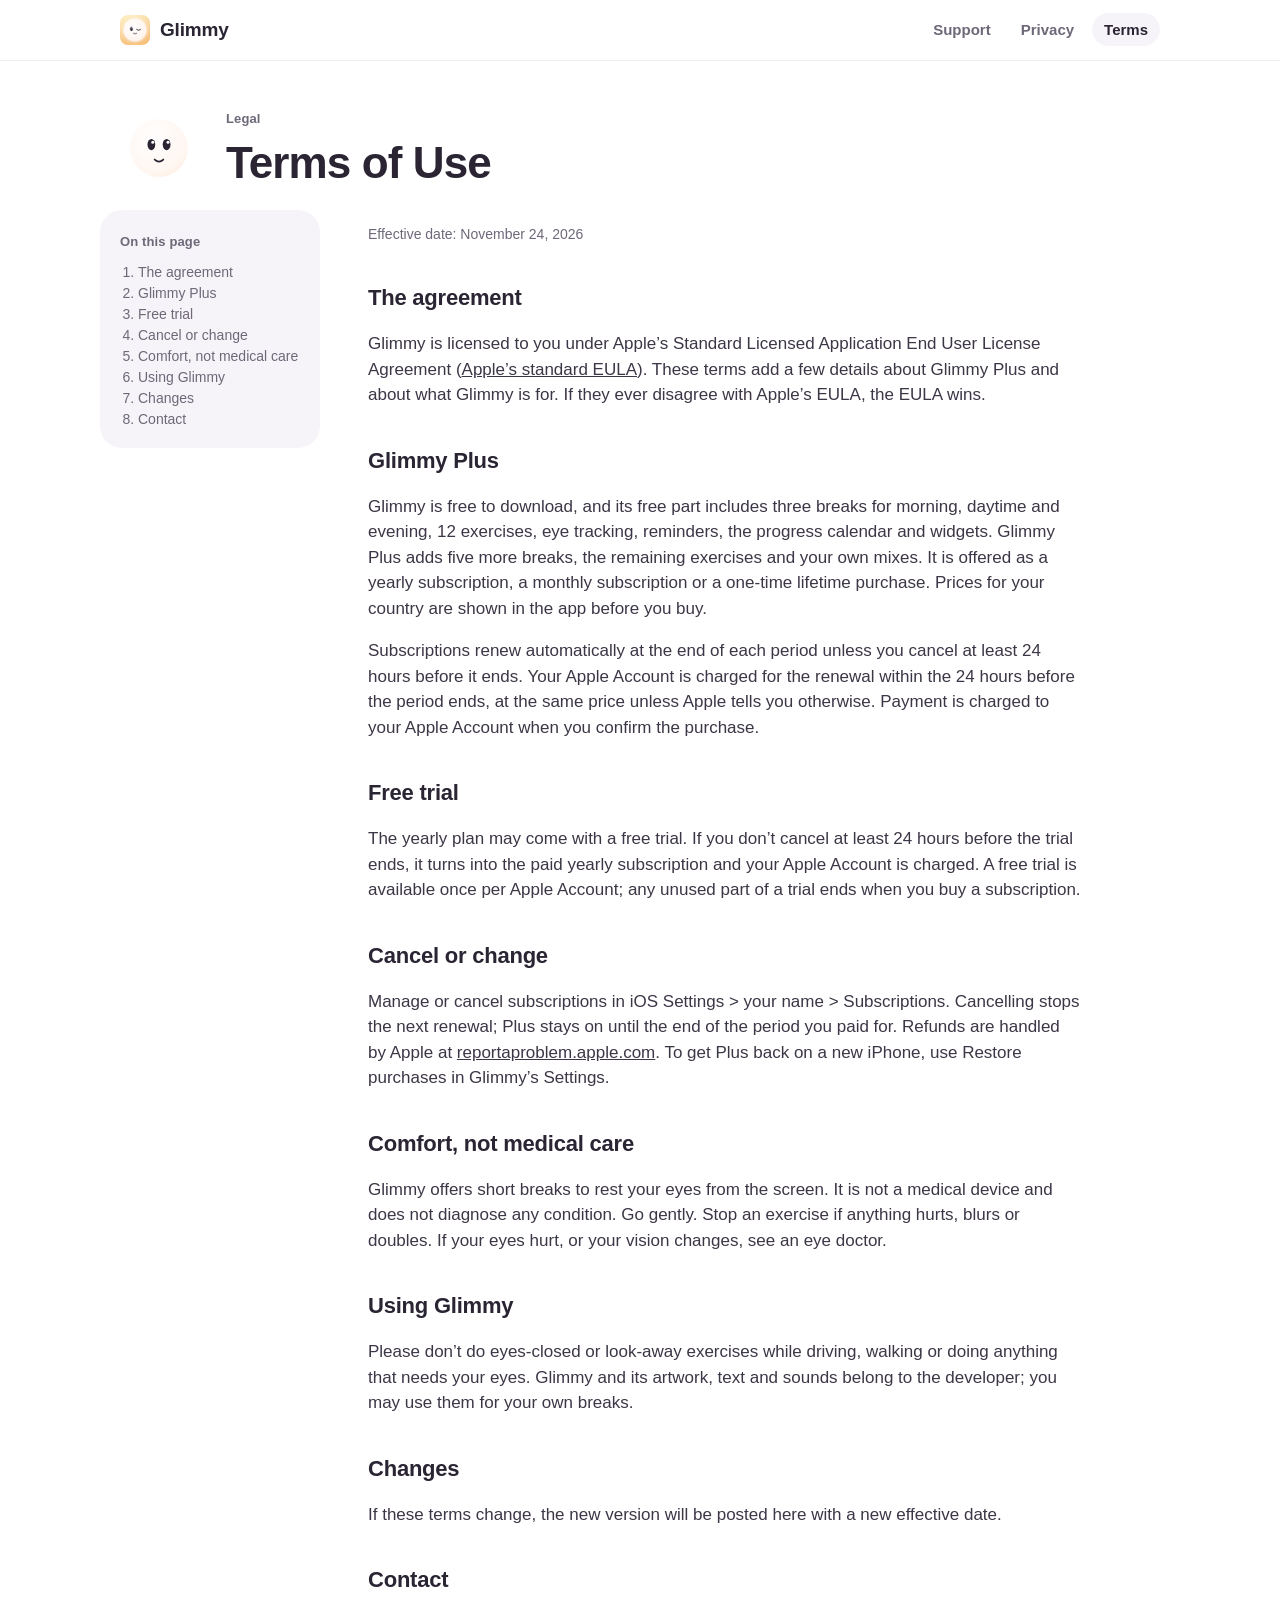
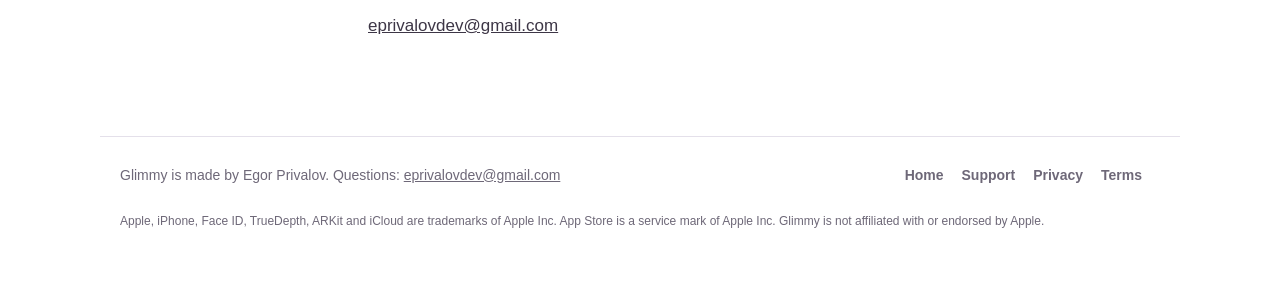
<file: terms.html>
<!doctype html>
<html lang="en">
<head>
  <meta charset="utf-8">
  <meta name="viewport" content="width=device-width, initial-scale=1, viewport-fit=cover">
  <title>Glimmy Terms of Use</title>
  <meta name="description" content="Terms of use for Glimmy and Glimmy Plus subscriptions.">
  <meta name="theme-color" content="#FFFFFF">
  <link rel="icon" type="image/png" href="favicon.png">
  <link rel="apple-touch-icon" href="apple-touch-icon.png">
  <link rel="stylesheet" href="style.css">
</head>
<body>
<a class="skip" href="#main">Skip to content</a>
<header class="nav">
  <div class="wrap">
    <a class="brand" href="./"><img src="icon.png" alt="">Glimmy</a>
    <nav aria-label="Main">
      <ul>
        <li><a class="link" href="support.html">Support</a></li>
        <li><a class="link" href="privacy.html">Privacy</a></li>
        <li><a class="link" href="terms.html" aria-current="page">Terms</a></li>
      </ul>
    </nav>
  </div>
</header>
<main id="main">
  <section class="doc-hero" style="padding-bottom:0">
    <div class="wrap">
      <div class="g" data-glimmy=""></div>
      <div>
        <p class="footnote kicker">Legal</p>
        <h1 class="title">Terms of Use</h1>
      </div>
    </div>
  </section>
  <div class="wrap doc">
    <nav class="toc" aria-label="On this page"><span class="footnote">On this page</span><ol><li><a href="#agreement">The agreement</a></li><li><a href="#plus">Glimmy Plus</a></li><li><a href="#trial">Free trial</a></li><li><a href="#cancel">Cancel or change</a></li><li><a href="#comfort">Comfort, not medical care</a></li><li><a href="#use">Using Glimmy</a></li><li><a href="#changes">Changes</a></li><li><a href="#contact">Contact</a></li></ol></nav>
    <article class="prose">
      <p class="meta">Effective date: November 24, 2026</p>
      <h2 id="agreement">The agreement</h2>
      <p>Glimmy is licensed to you under Apple&rsquo;s Standard Licensed Application End User License Agreement (<a href="https://www.apple.com/legal/internet-services/itunes/dev/stdeula/">Apple&rsquo;s standard EULA</a>). These terms add a few details about Glimmy Plus and about what Glimmy is for. If they ever disagree with Apple&rsquo;s EULA, the EULA wins.</p>

      <h2 id="plus">Glimmy Plus</h2>
      <p>Glimmy is free to download, and its free part includes three breaks for morning, daytime and evening, 12 exercises, eye tracking, reminders, the progress calendar and widgets. Glimmy Plus adds five more breaks, the remaining exercises and your own mixes. It is offered as a yearly subscription, a monthly subscription or a one-time lifetime purchase. Prices for your country are shown in the app before you buy.</p>
      <p>Subscriptions renew automatically at the end of each period unless you cancel at least 24 hours before it ends. Your Apple Account is charged for the renewal within the 24 hours before the period ends, at the same price unless Apple tells you otherwise. Payment is charged to your Apple Account when you confirm the purchase.</p>

      <h2 id="trial">Free trial</h2>
      <p>The yearly plan may come with a free trial. If you don&rsquo;t cancel at least 24 hours before the trial ends, it turns into the paid yearly subscription and your Apple Account is charged. A free trial is available once per Apple Account; any unused part of a trial ends when you buy a subscription.</p>

      <h2 id="cancel">Cancel or change</h2>
      <p>Manage or cancel subscriptions in iOS Settings &gt; your name &gt; Subscriptions. Cancelling stops the next renewal; Plus stays on until the end of the period you paid for. Refunds are handled by Apple at <a href="https://reportaproblem.apple.com">reportaproblem.apple.com</a>. To get Plus back on a new iPhone, use Restore purchases in Glimmy&rsquo;s Settings.</p>

      <h2 id="comfort">Comfort, not medical care</h2>
      <p>Glimmy offers short breaks to rest your eyes from the screen. It is not a medical device and does not diagnose any condition. Go gently. Stop an exercise if anything hurts, blurs or doubles. If your eyes hurt, or your vision changes, see an eye doctor.</p>

      <h2 id="use">Using Glimmy</h2>
      <p>Please don&rsquo;t do eyes-closed or look-away exercises while driving, walking or doing anything that needs your eyes. Glimmy and its artwork, text and sounds belong to the developer; you may use them for your own breaks.</p>

      <h2 id="changes">Changes</h2>
      <p>If these terms change, the new version will be posted here with a new effective date.</p>

      <h2 id="contact">Contact</h2>
      <p><a href="mailto:eprivalovdev@gmail.com">eprivalovdev@gmail.com</a></p>
    </article>
  </div>
</main>
<footer>
  <div class="wrap">
    <span>Glimmy is made by Egor Privalov. Questions: <a href="mailto:eprivalovdev@gmail.com">eprivalovdev@gmail.com</a></span>
    <nav aria-label="Footer"><a href="./">Home</a><a href="support.html">Support</a><a href="privacy.html">Privacy</a><a href="terms.html">Terms</a></nav>
    <p class="tm">Apple, iPhone, Face ID, TrueDepth, ARKit and iCloud are trademarks of Apple Inc. App Store is a service mark of Apple Inc. Glimmy is not affiliated with or endorsed by Apple.</p>
  </div>
</footer>
<script src="site.js"></script>
</body>
</html>
</file>
<file: style.css>
/* Glimmy site. The app's own design system on the web: pastel program skies, the glowing Glimmy, frosted panels,
   tiles and pills (docs/design-system.md). Light only, like the app. System font = SF Pro on Apple devices. */

:root {
  --ink: #2A2433;
  --sub: #6E6878;
  --tile: #F6F4F8;
  --track: #E4E0EA;
  --bg: #FFFFFF;
  --accent: #F29BB5;

  --dawn: linear-gradient(160deg, #FFE3CF 0%, #FBB9AE 55%, #F29BB5 100%);
  --sunrise: linear-gradient(160deg, #FFF1C9 0%, #FCDDA9 55%, #F9C98A 100%);
  --meadow: linear-gradient(160deg, #CDEFE3 0%, #B0E2D1 55%, #93D6C0 100%);
  --dusk: linear-gradient(160deg, #D9D2F5 0%, #C1B6EC 55%, #A99BE4 100%);
  --noon: linear-gradient(160deg, #D3E9FB 0%, #B7D8F6 55%, #9CC8F2 100%);
  --lagoon: linear-gradient(160deg, #D6F3F1 0%, #B2E3E0 55%, #8FD3CF 100%);
  --blossom: linear-gradient(160deg, #F9DDE8 0%, #F0C2D5 55%, #E7A8C2 100%);
  --spring: linear-gradient(160deg, #E9F3D2 0%, #D3E7B3 55%, #BEDB95 100%);

  --r-card: 34px;
  --r-panel: 28px;
  --r-tile: 22px;
  --side: 20px;
  --max: 1080px;
  --ease-open: cubic-bezier(0.22, 0.9, 0.24, 1);
  color-scheme: light;
}

* { box-sizing: border-box; }
html { -webkit-text-size-adjust: 100%; scroll-behavior: smooth; }
body {
  margin: 0;
  background: var(--bg);
  color: var(--ink);
  font-family: -apple-system, BlinkMacSystemFont, "SF Pro Text", "Inter", "Segoe UI", Roboto, sans-serif;
  font-size: 17px;
  line-height: 1.5;
  -webkit-font-smoothing: antialiased;
  overflow-x: hidden;
}
img { max-width: 100%; display: block; }
a { color: inherit; }
.skip { position: absolute; left: -9999px; }
.skip:focus { left: 12px; top: 12px; background: #fff; padding: 8px 12px; border-radius: 12px; z-index: 10; }

/* Type scale (the app's TypeStyle) */
.display { font-size: clamp(40px, 7vw, 68px); line-height: 1.02; font-weight: 800; letter-spacing: -0.03em; margin: 0; }
.title { font-size: clamp(30px, 4.4vw, 44px); line-height: 1.08; font-weight: 800; letter-spacing: -0.02em; margin: 0; }
.headline { font-size: 26px; line-height: 1.15; font-weight: 700; letter-spacing: -0.01em; margin: 0; }
.heading { font-size: 17px; font-weight: 700; margin: 0; }
.subhead { font-size: 15px; font-weight: 500; color: var(--sub); }
.footnote { font-size: 13px; font-weight: 600; color: var(--sub); letter-spacing: 0.01em; }
.lede { font-size: clamp(18px, 2vw, 21px); line-height: 1.5; color: var(--sub); margin: 18px 0 0; max-width: 34em; }

.wrap { max-width: var(--max); margin: 0 auto; padding: 0 var(--side); }

/* Nav */
.nav { position: sticky; top: 0; z-index: 5; backdrop-filter: saturate(1.4) blur(18px); -webkit-backdrop-filter: saturate(1.4) blur(18px);
  background: rgba(255, 255, 255, 0.72); border-bottom: 1px solid rgba(228, 224, 234, 0.6); }
.nav .wrap { display: flex; align-items: center; justify-content: space-between; height: 60px; }
.brand { display: flex; align-items: center; gap: 10px; text-decoration: none; font-weight: 800; font-size: 19px; letter-spacing: -0.01em; }
.brand img { width: 30px; height: 30px; border-radius: 8px; }
.nav ul { display: flex; gap: 6px; list-style: none; margin: 0; padding: 0; }
.nav a.link { text-decoration: none; font-size: 15px; font-weight: 600; color: var(--sub); padding: 8px 12px; border-radius: 999px; transition: background .2s, color .2s; }
.nav a.link:hover, .nav a.link[aria-current="page"] { background: var(--tile); color: var(--ink); }
@media (max-width: 560px) { .nav .hide-sm { display: none; } }

/* Pills */
.pill { display: inline-flex; align-items: center; gap: 10px; height: 56px; padding: 0 26px; border-radius: 999px; font-weight: 700;
  font-size: 17px; text-decoration: none; background: var(--dawn); color: #3A1E2A; box-shadow: 0 12px 30px -12px rgba(160, 60, 90, .45);
  transition: transform .2s var(--ease-open); }
.pill:hover { transform: translateY(-1px) scale(1.01); }
.pill:active { transform: scale(0.96); }
.pill.soon { cursor: default; }
.pill svg { width: 20px; height: 20px; }
.chip { display: inline-flex; align-items: center; gap: 6px; padding: 7px 13px; border-radius: 999px; font-size: 13px; font-weight: 600;
  background: rgba(255, 255, 255, 0.85); color: var(--ink); }

/* ───────── Hero ───────── */
.hero { position: relative; padding: 56px 0 40px; }
.hero::before { content: ""; position: absolute; inset: -20% -10% auto; height: 120%; z-index: -1;
  background: radial-gradient(40% 50% at 78% 30%, rgba(251, 185, 174, .35), transparent 70%),
              radial-gradient(35% 40% at 12% 70%, rgba(193, 182, 236, .28), transparent 70%); }
.hero .wrap { display: grid; grid-template-columns: 1.05fr 1fr; gap: 48px; align-items: center; }
.hero .facts { display: flex; flex-wrap: wrap; gap: 8px; margin: 28px 0 0; padding: 0; list-style: none; }
.hero .facts li { background: var(--tile); }
.hero .cta { margin-top: 32px; display: flex; flex-wrap: wrap; align-items: center; gap: 14px; }
.hero .cta .footnote { max-width: 16em; }
@media (max-width: 860px) { .hero .wrap { grid-template-columns: 1fr; gap: 36px; } .hero { padding-top: 32px; } }

/* The stack of sky cards behind the hero card (like Today) */
.stack { position: relative; aspect-ratio: 0.82; max-width: 440px; width: 100%; justify-self: center; }
.stack .back { position: absolute; left: 0; right: 0; bottom: 0; top: 26px; border-radius: var(--r-card); }
.stack .back.b1 { background: var(--sunrise); transform: translateY(-26px) scale(0.84); transform-origin: top center; }
.stack .back.b2 { background: var(--dusk); transform: translateY(-14px) scale(0.92); transform-origin: top center; }
.sky-card { position: absolute; left: 0; right: 0; bottom: 0; top: 26px; border-radius: var(--r-card); background: var(--dawn); overflow: hidden;
  box-shadow: 0 40px 80px -40px rgba(160, 60, 90, .45); }
.sky-card .badge { position: absolute; left: 24px; top: 24px; color: #5A2A3A; background: rgba(255, 255, 255, .55); }
.sky-card .bubble { position: absolute; right: 24px; top: 70px; max-width: 58%; background: rgba(255, 255, 255, .88); color: #3A1E2A;
  border-radius: 16px; padding: 10px 14px; font-size: 15px; font-weight: 600; line-height: 1.3;
  opacity: 0; transform: translate(-10px, 8px) scale(.85); transform-origin: left bottom;
  transition: opacity .45s var(--ease-open), transform .45s cubic-bezier(.34, 1.4, .5, 1); }
.sky-card .bubble.on { opacity: 1; transform: none; }
.sky-card .card-text { position: absolute; left: 26px; right: 110px; bottom: 26px; color: #3A1E2A; }
.sky-card .card-text .headline { font-size: clamp(26px, 3.2vw, 32px); font-weight: 800; color: #3A1E2A; margin: 0; }
.sky-card .card-text p:not(.headline) { margin: 4px 0 0; font-size: 15px; font-weight: 500; color: #5A2A3A; }
.sky-card .play { position: absolute; right: 26px; bottom: 26px; width: 64px; height: 64px; border-radius: 50%; background: #fff;
  display: grid; place-items: center; box-shadow: 0 10px 24px -6px rgba(160, 60, 90, .4); }
.sky-card .play svg { width: 22px; height: 22px; margin-left: 3px; }
.hero-glimmy { position: absolute; left: 42%; top: 47%; width: 80%; transform: translate(-50%, -50%); pointer-events: none; }

/* ───────── Glimmy (SVG) ───────── */
.glimmy { display: block; width: 100%; height: auto; overflow: visible; }
.glimmy .face { transition: transform .25s ease-out; }
.glimmy .eye { transform-box: fill-box; transform-origin: center; }
.glimmy.blink .eye { animation: blink .18s ease-in-out; }
@keyframes blink { 50% { transform: scaleY(0.1); } }
.glimmy .glow { animation: breathe 4.6s ease-in-out infinite; transform-box: fill-box; transform-origin: center; }
@keyframes breathe { 50% { transform: scale(1.06); opacity: .85; } }

/* ───────── Sections ───────── */
section { padding: 72px 0; }
.kicker { margin: 0 0 10px; }
.section-head { max-width: 40em; margin-bottom: 36px; }
.section-head p { color: var(--sub); margin: 14px 0 0; font-size: 18px; }

/* Three scenes of a break */
.scenes { display: grid; grid-template-columns: repeat(3, 1fr); gap: 18px; }
@media (max-width: 860px) { .scenes { grid-template-columns: 1fr; } }
.scene { border-radius: var(--r-card); overflow: hidden; display: flex; flex-direction: column; min-height: 400px; }
.scene .stage { position: relative; flex: 1; min-height: 240px; }
.scene .panel { margin: 0 14px 14px; padding: 18px 20px; border-radius: var(--r-panel); background: rgba(255, 255, 255, .62);
  -webkit-backdrop-filter: blur(12px); backdrop-filter: blur(12px); }
.scene .panel p { margin: 6px 0 0; font-size: 15px; line-height: 1.45; }
.scene.noon { background: var(--noon); color: #13304D; }
.scene.noon .panel p { color: #274F75; }
.scene.spring { background: var(--spring); color: #26340F; }
.scene.spring .panel p { color: #435A1E; }
.scene.dusk { background: var(--dusk); color: #251C4A; }
.scene.dusk .panel p { color: #41357A; }
.scene .mini { position: absolute; width: 150px; left: 50%; top: 50%; transform: translate(-50%, -50%); }
.scene .path { position: absolute; inset: 0; width: 100%; height: 100%; }
/* Glimmy glides a figure eight around the stage centre (the follow path), as in a break. */
.scene.noon .mini { left: 50%; top: 50%; transform: none; margin: 0;
  offset-path: path("M 0 0 C 0 -60, 90 -60, 90 0 C 90 60, 0 60, 0 0 C 0 -60, -90 -60, -90 0 C -90 60, 0 60, 0 0");
  offset-rotate: 0deg; offset-anchor: 75px 75px; animation: glide 8s ease-in-out infinite; }
.scene.noon .trail { position: absolute; left: 50%; top: 50%; width: 220px; height: 150px; transform: translate(-50%, -50%); opacity: .7; }
@keyframes glide { from { offset-distance: 0%; } to { offset-distance: 100%; } }
.scene.spring .mini .eye { animation: slowblink 3.2s ease-in-out infinite; }
@keyframes slowblink { 0%, 35% { transform: scaleY(1); } 45%, 75% { transform: scaleY(0.1); } 85%, 100% { transform: scaleY(1); } }
.scene.dusk .stage { background: radial-gradient(60% 60% at 50% 50%, rgba(20, 26, 54, .0), rgba(20, 26, 54, .35)); }
.scene.dusk .night { position: absolute; inset: 0; background: rgba(20, 26, 54, .55); animation: night 8s ease-in-out infinite; }
@keyframes night { 0%, 100% { opacity: .15; } 40%, 70% { opacity: .75; } }
.scene.dusk .mini { animation: breath 8s ease-in-out infinite; }
@keyframes breath { 0%, 100% { transform: translate(-50%, -50%) scale(.88); } 40% { transform: translate(-50%, -50%) scale(1.06); } }
.scene.dusk .mini .eye { animation: rest 8s ease-in-out infinite; }
@keyframes rest { 0%, 12%, 88%, 100% { transform: scaleY(1); } 20%, 80% { transform: scaleY(0.1); } }
.scene .step { position: absolute; left: 18px; top: 18px; }

/* Plays along (camera) */
.plays { display: grid; grid-template-columns: 1fr 1fr; gap: 18px; align-items: stretch; }
@media (max-width: 860px) { .plays { grid-template-columns: 1fr; } }
.tile { background: var(--tile); border-radius: var(--r-tile); padding: 26px; }
.tile p { margin: 8px 0 0; color: var(--sub); }
.points { list-style: none; padding: 0; margin: 0; display: grid; gap: 14px; }
.points li { display: grid; grid-template-columns: 44px 1fr; gap: 14px; align-items: start; }
.points .ico { width: 44px; height: 44px; border-radius: 50%; background: #fff; display: grid; place-items: center; }
.points .ico svg { width: 20px; height: 20px; }
.points strong { display: block; font-size: 17px; }
.points span { color: var(--sub); font-size: 15px; }
.privacy-card { background: var(--dusk); color: #251C4A; border-radius: var(--r-card); padding: 30px; display: flex; flex-direction: column; justify-content: space-between; gap: 22px; }
.privacy-card p { margin: 10px 0 0; color: #41357A; }
.privacy-card .lock { width: 52px; height: 52px; border-radius: 16px; background: rgba(255, 255, 255, .7); display: grid; place-items: center; }

/* Day: reminders + progress + widget */
.day { display: grid; grid-template-columns: 1.1fr 1fr 0.9fr; gap: 18px; }
@media (max-width: 960px) { .day { grid-template-columns: 1fr 1fr; } .day .widget-tile { grid-column: span 2; } }
@media (max-width: 620px) { .day { grid-template-columns: 1fr; } .day .widget-tile { grid-column: auto; } }
.bars { display: flex; gap: 5px; margin: 18px 0 10px; }
.bars i { flex: 1; height: 8px; border-radius: 4px; background: var(--track); overflow: hidden; position: relative; }
.bars i::after { content: ""; position: absolute; inset: 0; background: var(--accent); transform: scaleX(0); transform-origin: left; transition: transform .8s cubic-bezier(.34, 1.3, .5, 1); }
.in .bars i.on::after { transform: scaleX(1); }
.in .bars i.on:nth-child(2)::after { transition-delay: .15s; }
.rhythm { display: flex; gap: 6px; flex-wrap: wrap; margin-top: 18px; }
.rhythm span { padding: 7px 12px; border-radius: 999px; background: #fff; font-size: 13px; font-weight: 600; color: var(--sub); }
.rhythm span.sel { background: var(--dawn); color: #3A1E2A; }
.cal { display: grid; grid-template-columns: repeat(7, 1fr); gap: 6px; margin-top: 18px; }
.cal b { aspect-ratio: 1; border-radius: 50%; display: grid; place-items: center; font-size: 12px; font-weight: 500; color: var(--sub);
  --p: 0; background: conic-gradient(var(--accent) calc(var(--p) * 1%), var(--track) 0) ; position: relative; }
.cal b::before { content: ""; position: absolute; inset: 3px; border-radius: 50%; background: var(--tile); }
.cal b span { position: relative; }
.cal b.full { background: var(--dawn); color: #3A1E2A; }
.cal b.full::before { display: none; }
.cal b.none { background: transparent; }
.cal b.none::before { display: none; }
.cal b.today span { font-weight: 800; color: var(--ink); }
.widget-tile { display: flex; flex-direction: column; gap: 14px; }
.mini-widget { aspect-ratio: 1; max-width: 220px; border-radius: 26px; background: var(--dawn); padding: 18px; position: relative; color: #3A1E2A;
  display: flex; flex-direction: column; justify-content: flex-end; box-shadow: 0 24px 50px -28px rgba(160, 60, 90, .5); }
.mini-widget .g { position: absolute; left: -14px; top: -14px; width: 124px; }
.mini-widget .pd { position: absolute; right: 16px; top: 16px; width: 32px; height: 32px; border-radius: 50%; background: #fff; display: grid; place-items: center; }
.mini-widget .pd svg { width: 12px; height: 12px; margin-left: 2px; }
.mini-widget .wbars { display: flex; gap: 4px; margin: 8px 0 6px; }
.mini-widget .wbars i { flex: 1; height: 6px; border-radius: 3px; background: rgba(255, 255, 255, .55); }
.mini-widget .wbars i.on { background: #3A1E2A; }
.mini-widget small { font-size: 12px; font-weight: 600; color: #5A2A3A; }

/* Programs strip */
.programs { display: flex; gap: 14px; overflow-x: auto; padding: 6px var(--side) 18px; margin: 0 calc(var(--side) * -1); scroll-snap-type: x mandatory; scrollbar-width: none; }
.programs::-webkit-scrollbar { display: none; }
.prog { flex: 0 0 200px; height: 230px; border-radius: 26px; padding: 18px; display: flex; flex-direction: column; justify-content: flex-end;
  scroll-snap-align: start; position: relative; }
.prog .heading { font-size: 18px; }
.prog small { font-size: 13px; font-weight: 500; opacity: .85; }
.prog .chip { position: absolute; top: 14px; left: 14px; }
.prog .g { position: absolute; width: 124px; right: -14px; top: -18px; }

/* Free & Plus */
.plans { display: grid; grid-template-columns: 1fr 1fr; gap: 18px; }
@media (max-width: 760px) { .plans { grid-template-columns: 1fr; } }
.plan { border-radius: var(--r-card); padding: 30px; }
.plan.free { background: var(--tile); }
.plan.plus { background: var(--dusk); color: #251C4A; }
.plan ul { margin: 18px 0 0; padding: 0; list-style: none; display: grid; gap: 10px; }
.plan li { display: grid; grid-template-columns: 22px 1fr; gap: 10px; font-size: 16px; }
.plan li svg { width: 18px; height: 18px; margin-top: 3px; }
.plan .note { margin: 18px 0 0; font-size: 14px; color: var(--sub); }
.plan.plus .note { color: #41357A; }

/* Comfort note */
.gentle { display: grid; grid-template-columns: auto 1fr; gap: 22px; align-items: center; background: var(--tile); border-radius: var(--r-card); padding: 28px; }
.gentle .g { width: 150px; margin: -40px -30px; }
.gentle p { margin: 6px 0 0; color: var(--sub); }
@media (max-width: 560px) { .gentle { grid-template-columns: 1fr; } }

/* Footer */
footer { padding: 40px 0 56px; color: var(--sub); font-size: 14px; }
footer .wrap { display: flex; flex-wrap: wrap; gap: 14px 28px; justify-content: space-between; border-top: 1px solid var(--track); padding-top: 28px; }
footer nav a { margin-right: 18px; font-weight: 600; text-decoration: none; }
footer nav a:hover { color: var(--ink); }
footer .tm { flex-basis: 100%; font-size: 12px; }

/* ───────── Legal pages ───────── */
.doc-hero { padding: 48px 0 8px; }
.doc-hero .wrap { display: flex; align-items: center; gap: 22px; }
.doc-hero .g { width: 150px; flex: none; margin: -40px -30px -40px -36px; }
.doc { display: grid; grid-template-columns: 220px 1fr; gap: 48px; padding: 24px 0 40px; }
@media (max-width: 860px) { .doc { grid-template-columns: 1fr; gap: 12px; } .toc { position: static !important; } }
.toc { position: sticky; top: 84px; align-self: start; background: var(--tile); border-radius: var(--r-tile); padding: 18px 20px; }
.toc ol { margin: 8px 0 0; padding-left: 18px; font-size: 14px; color: var(--sub); }
.toc a { text-decoration: none; }
.toc a:hover { color: var(--ink); }
.prose { max-width: 42em; }
.prose h2 { font-size: 22px; letter-spacing: -0.01em; margin: 36px 0 8px; scroll-margin-top: 80px; }
.prose p, .prose li { color: #3D3646; }
.prose .short { background: var(--dawn); color: #3A1E2A; border-radius: var(--r-tile); padding: 20px 22px; margin: 0 0 8px; }
.prose .short p { color: #3A1E2A; margin: 0; }
.prose .meta { color: var(--sub); font-size: 14px; }

/* FAQ */
.faq { display: grid; gap: 10px; max-width: 46em; }
.faq details { background: var(--tile); border-radius: var(--r-tile); padding: 0 22px; transition: background .2s; }
.faq details[open] { background: #F1EEF5; }
.faq summary { cursor: pointer; list-style: none; padding: 18px 0; font-weight: 700; display: flex; justify-content: space-between; gap: 14px; }
.faq summary::-webkit-details-marker { display: none; }
.faq summary::after { content: ""; width: 10px; height: 10px; border-right: 2px solid var(--sub); border-bottom: 2px solid var(--sub);
  transform: rotate(45deg); transition: transform .3s var(--ease-open); margin-top: 4px; flex: none; }
.faq details[open] summary::after { transform: rotate(-135deg); margin-top: 9px; }
.faq details p { margin: 0 0 18px; color: #3D3646; }
.contact { margin-top: 32px; display: flex; flex-wrap: wrap; align-items: center; gap: 16px; }

/* Reveal on scroll */
.reveal { opacity: 0; transform: translateY(18px); transition: opacity .7s var(--ease-open), transform .7s var(--ease-open); }
.reveal.in { opacity: 1; transform: none; }

@media (prefers-reduced-motion: reduce) {
  *, *::before, *::after { animation: none !important; transition: none !important; }
  .reveal { opacity: 1; transform: none; }
  .scene.noon .mini { offset-distance: 30%; }
}
</file>
